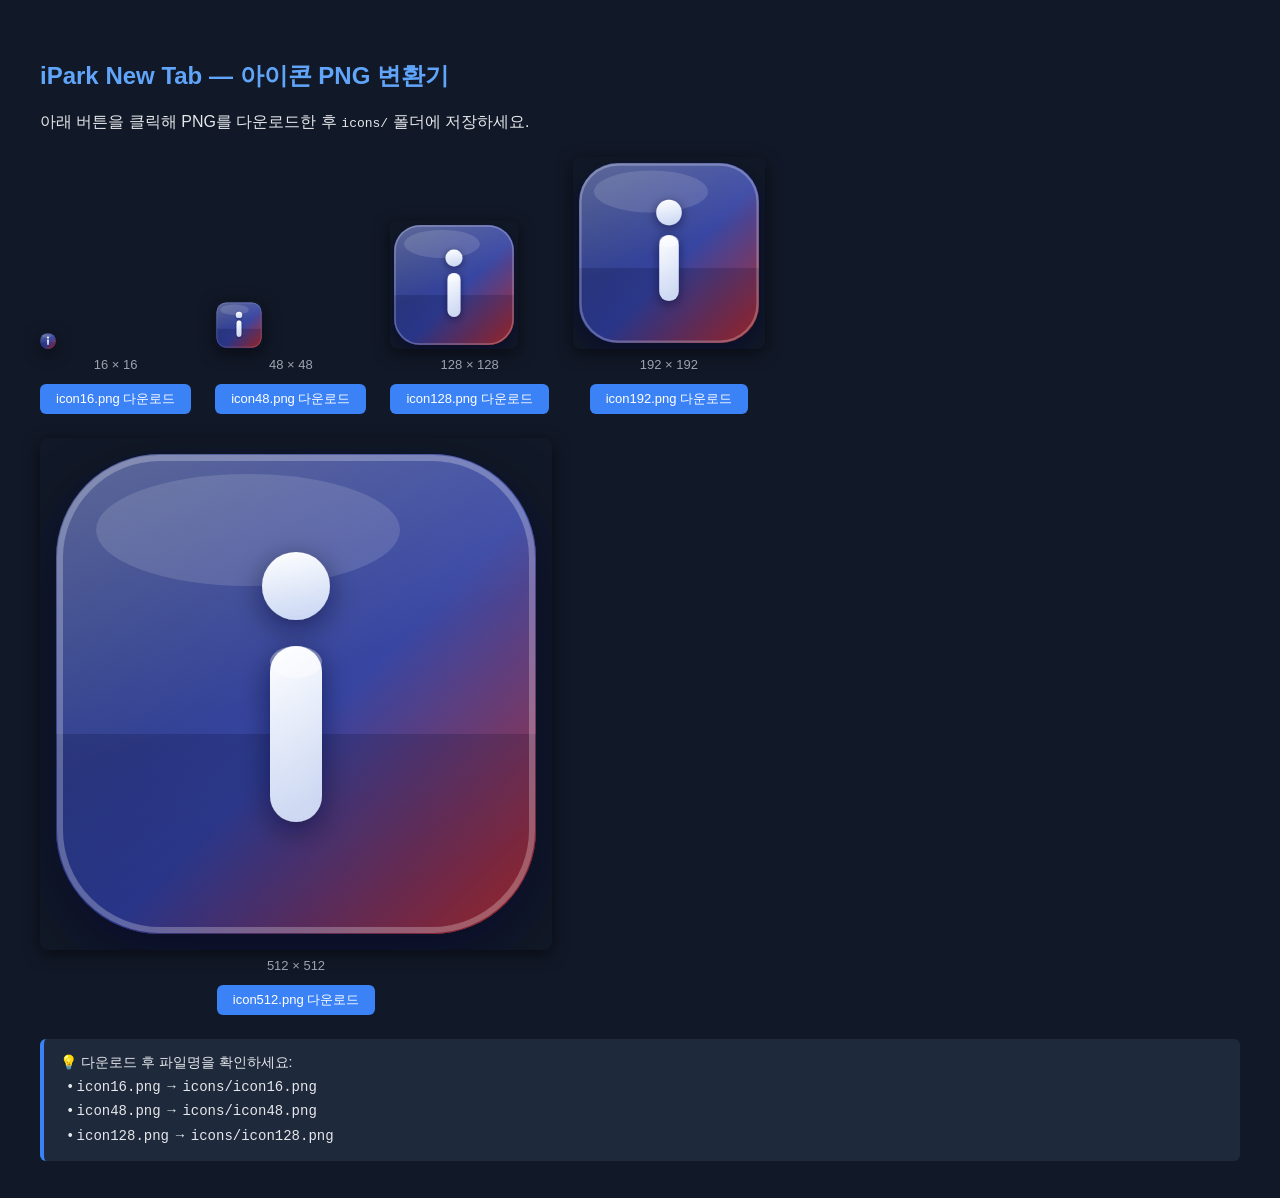
<file: generate-icons.html>
﻿<!DOCTYPE html>
<html lang="ko">
<head>
<meta charset="UTF-8">
<title>iPark New Tab - 아이콘 PNG 변환기</title>
<style>
  body { font-family: sans-serif; background: #111827; color: #e5e7eb; padding: 32px; }
  h2   { color: #60a5fa; }
  .grid { display: flex; gap: 24px; flex-wrap: wrap; align-items: flex-end; margin: 24px 0; }
  canvas { border-radius: 8px; box-shadow: 0 4px 16px #0008; display: block; }
  .card  { text-align: center; }
  .card p { margin: 8px 0 4px; font-size: 13px; color: #9ca3af; }
  a.btn  { display: inline-block; margin-top: 8px; padding: 6px 16px;
           background: #3b82f6; color: #fff; border-radius: 6px;
           text-decoration: none; font-size: 13px; }
  a.btn:hover { background: #2563eb; }
  .note { background: #1e293b; border-left: 4px solid #3b82f6;
          padding: 12px 16px; border-radius: 6px; margin-top: 24px;
          font-size: 14px; line-height: 1.7; }
</style>
</head>
<body>
<h2>iPark New Tab — 아이콘 PNG 변환기</h2>
<p>아래 버튼을 클릭해 PNG를 다운로드한 후 <code>icons/</code> 폴더에 저장하세요.</p>

<div class="grid" id="canvasGrid"></div>

<div class="note">
  💡 다운로드 후 파일명을 확인하세요:<br>
  &nbsp;&nbsp;• <code>icon16.png</code> → <code>icons/icon16.png</code><br>
  &nbsp;&nbsp;• <code>icon48.png</code> → <code>icons/icon48.png</code><br>
  &nbsp;&nbsp;• <code>icon128.png</code> → <code>icons/icon128.png</code>
</div>

<script>
const svgSource = `<svg xmlns="http://www.w3.org/2000/svg" viewBox="0 0 128 128" width="128" height="128">
  <defs>
    <linearGradient id="bgGrad" x1="0%" y1="0%" x2="100%" y2="100%">
      <stop offset="0%"   stop-color="#1a2a6c"/>
      <stop offset="55%"  stop-color="#2e3d9e"/>
      <stop offset="100%" stop-color="#b92b27"/>
    </linearGradient>
    <linearGradient id="shineGrad" x1="10%" y1="0%" x2="50%" y2="100%">
      <stop offset="0%"   stop-color="#ffffff" stop-opacity="0.28"/>
      <stop offset="55%"  stop-color="#ffffff" stop-opacity="0.05"/>
      <stop offset="100%" stop-color="#ffffff" stop-opacity="0"/>
    </linearGradient>
    <linearGradient id="letterGrad" x1="0%" y1="0%" x2="20%" y2="100%">
      <stop offset="0%"   stop-color="#ffffff" stop-opacity="1"/>
      <stop offset="100%" stop-color="#dce8ff" stop-opacity="0.9"/>
    </linearGradient>
    <filter id="letterGlow" x="-60%" y="-60%" width="220%" height="220%">
      <feDropShadow dx="0" dy="2" stdDeviation="3.5" flood-color="#00001a" flood-opacity="0.55"/>
    </filter>
    <filter id="iconShadow" x="-15%" y="-10%" width="130%" height="135%">
      <feDropShadow dx="0" dy="5" stdDeviation="7" flood-color="#0a0f2e" flood-opacity="0.45"/>
    </filter>
    <clipPath id="roundClip">
      <rect x="4" y="4" width="120" height="120" rx="26" ry="26"/>
    </clipPath>
  </defs>
  <rect x="4" y="4" width="120" height="120" rx="26" fill="url(#bgGrad)" filter="url(#iconShadow)"/>
  <rect x="4" y="4" width="120" height="120" rx="26" fill="url(#bgGrad)"/>
  <rect x="4" y="4" width="120" height="120" rx="26" fill="url(#shineGrad)"/>
  <ellipse cx="52" cy="23" rx="38" ry="14" fill="white" opacity="0.13" clip-path="url(#roundClip)"/>
  <rect x="4" y="74" width="120" height="50" fill="#000020" opacity="0.18" clip-path="url(#roundClip)"/>
  <rect x="5" y="5" width="118" height="118" rx="25" fill="none" stroke="white" stroke-opacity="0.25" stroke-width="1.5"/>
  <circle cx="64" cy="37" r="8.5" fill="url(#letterGrad)" filter="url(#letterGlow)"/>
  <rect x="57.5" y="52" width="13" height="44" rx="6.5" fill="url(#letterGrad)" filter="url(#letterGlow)"/>
  <rect x="57.5" y="52" width="13" height="8" rx="6.5" fill="white" opacity="0.35" clip-path="url(#roundClip)"/>
</svg>`;

// PWA 설치 품질을 위해 192/512 권장 (필요하면 더 추가 가능)
const sizes = [16, 48, 128, 192, 512];

sizes.forEach(size => {
  const blob = new Blob([svgSource], { type: 'image/svg+xml' });
  const url  = URL.createObjectURL(blob);
  const img  = new Image();
  img.onload = () => {
    const canvas = document.createElement('canvas');
    canvas.width  = size;
    canvas.height = size;
    const ctx = canvas.getContext('2d');
    ctx.drawImage(img, 0, 0, size, size);

    const card = document.createElement('div');
    card.className = 'card';
    const label = document.createElement('p');
    label.textContent = `${size} × ${size}`;
    const link = document.createElement('a');
    link.className = 'btn';
    link.textContent = `icon${size}.png 다운로드`;
    link.download = `icon${size}.png`;
    link.href = canvas.toDataURL('image/png');
    card.appendChild(canvas);
    card.appendChild(label);
    card.appendChild(link);
    document.getElementById('canvasGrid').appendChild(card);
    URL.revokeObjectURL(url);
  };
  img.src = url;
});
</script>
</body>
</html>
</file>
